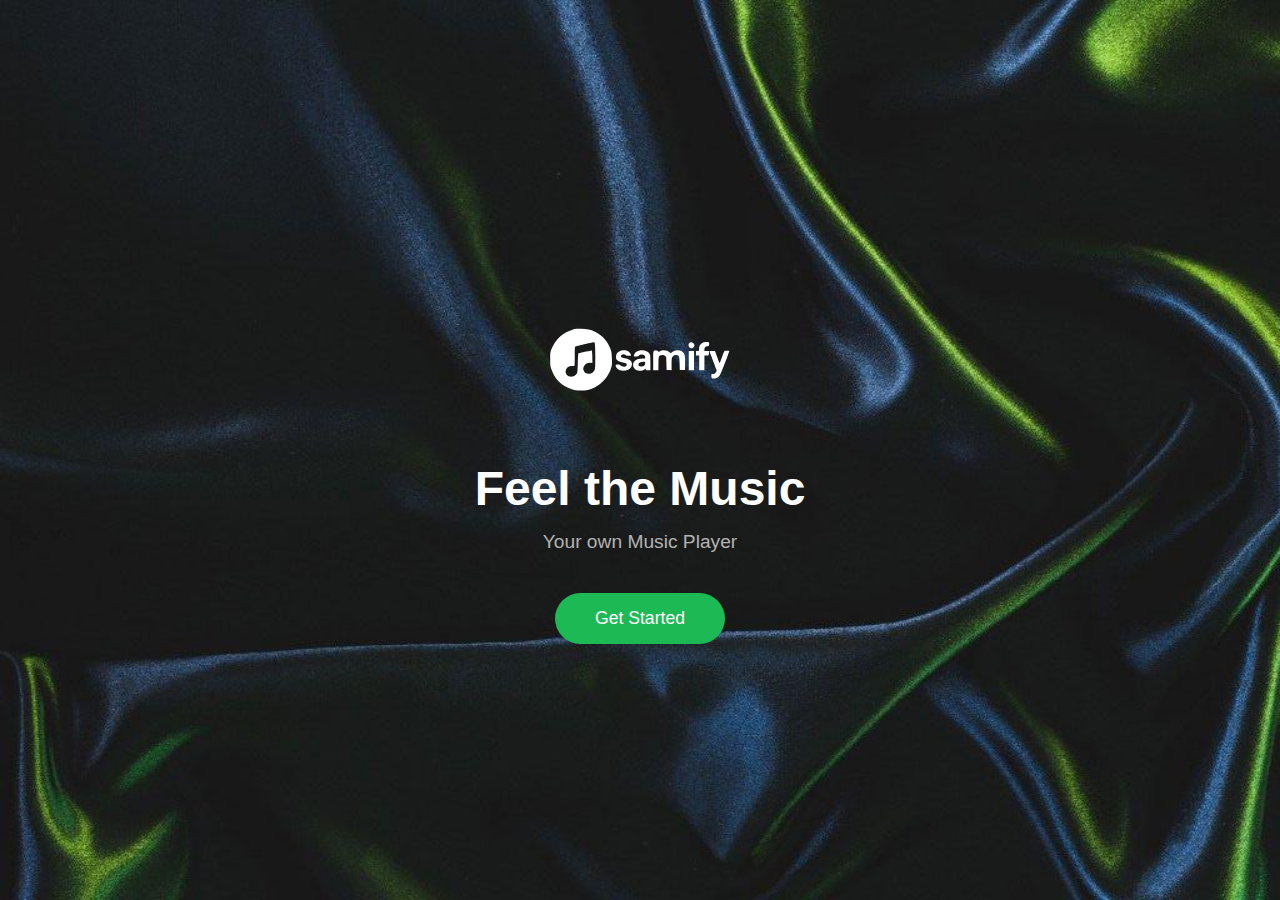
<file: index.html>
<!DOCTYPE html>
<html lang="en">
<head>
  <meta charset="UTF-8">
  <link rel="icon" type="icon" href="icon.png">
  <title>Samify - Web Player: Music for everyone</title>
  <style>
    * {
      margin: 0;
      padding: 0;
      box-sizing: border-box;
      font-family: 'Segoe UI', Tahoma, Geneva, Verdana, sans-serif;
    }

    body {
      background: url(bg.jpg);
      background-size: cover;
      background-repeat: no-repeat;
      color: #ffffff;
      min-height: 100vh;
      display: flex;
      justify-content: center;
      align-items: center;
      text-align: center;
      padding: 20px;
    }

    .container {
      max-width: 600px;
      width: 100%;
    }

    .logo {
      display: flex;
      justify-content: center;
      align-items: center;
      margin-bottom: 4px;
    }

    .logo img {
      width: 500px;
      height: 200px;
    }

    h2 {
      font-size: 3rem;
      font-weight: 700;
      margin-bottom: 15px;
    }

    p {
      font-size: 1.2rem;
      color: #b3b3b3;
      margin-bottom: 40px;
    }

    .btn {
      display: inline-block;
      background-color: #1db954;
      color: #ffffff;
      padding: 15px 40px;
      border-radius: 50px;
      text-decoration: none;
      font-size: 1.1rem;
      font-weight: 500;
      transition: background-color 0.3s ease;
    }
    .invert{
    filter: invert(1);
}


    .btn:hover {
      background-color: #1ed760;
    }

    @media (max-width: 500px) {
      .logo img {
        width: 100px;
        height: 100px;
      }

      h2 {
        font-size: 2rem;
      }

      p {
        font-size: 1rem;
      }

      .btn {
        font-size: 1rem;
        padding: 12px 30px;
      }
    }
  </style>
</head>
<body>
  <div class="container">
    <div class="logo">
      <img class="invert"  src="img/logo.svg" alt="Samify Logo">
    </div>
    <h2>Feel the Music</h2>
    <p>Your own Music Player</p>
    <a href="main.html" target="_blank" class="btn">Get Started</a>
  </div>
</body>
</html>
</file>
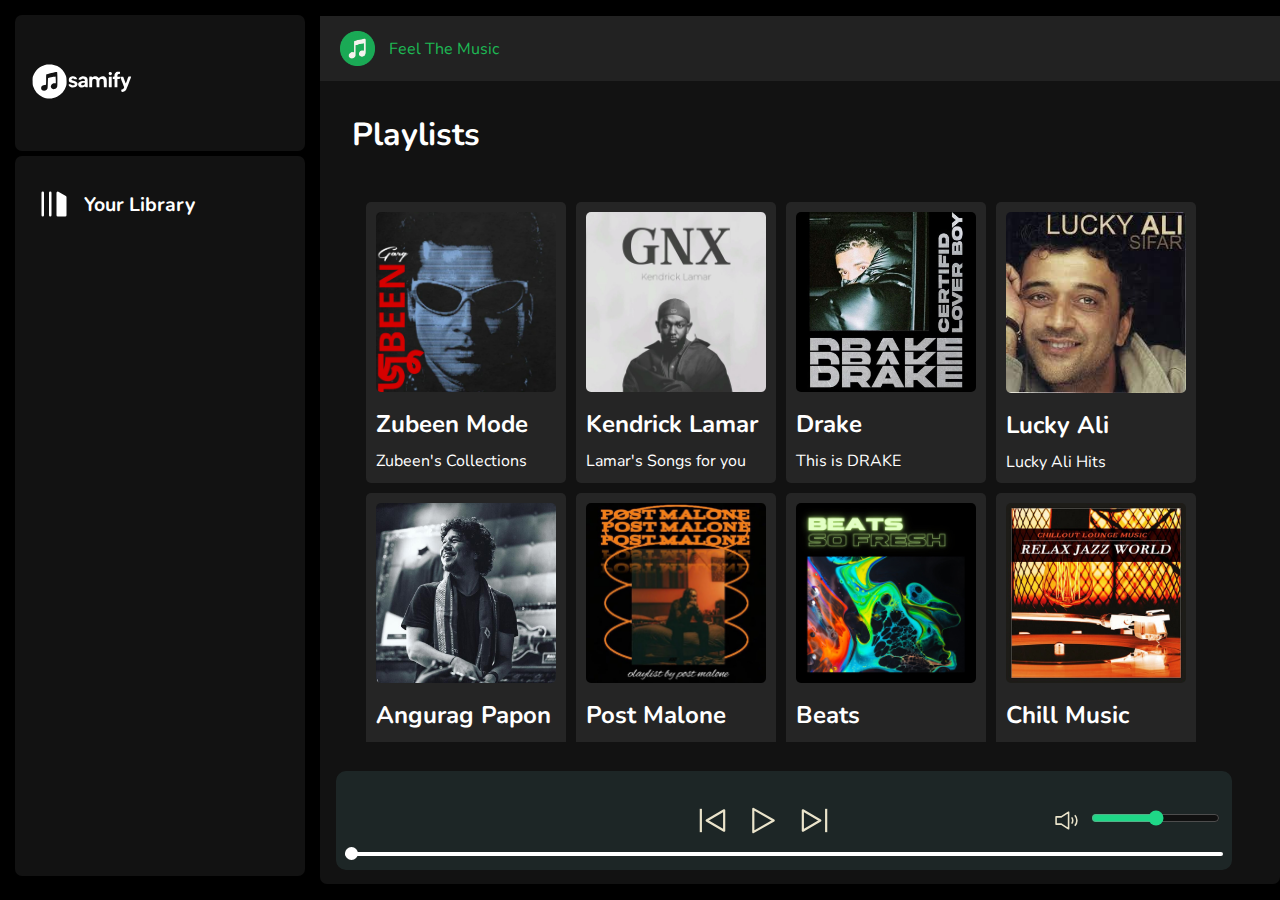
<file: Index.html>
<!DOCTYPE html>
<html lang="en">

<head>
    <meta charset="UTF-8">
    <meta name="viewport" content="width=device-width, initial-scale=1.0">
    <link rel="icon" type="icon" href="icon.png">
    <link rel="stylesheet" href="css/style.css">
    <link rel="stylesheet" href="css/utility.css">
    <title>Samify - Web Player: Music for everyone</title>
</head>

<body>
    <div class="container flex bg-black">
        <div class="left">
            <div class="close">
                <img width="30" class="invert" src="img/close.svg" alt="">
            </div>
            <div class="home bg-grey rounded m-1 p-1" style="padding-left: 4%;">

                <div class="logo"><img width="110" class="invert" src="img/logo.svg" alt="">
                </div>
            </div>

          



            <div class="library bg-grey rounded m-1 p-1">
                <div class="heading">
                    <img class="invert" src="img/playlist.svg" alt="">
                    <h2>
                        Your Library
                    </h2>
                </div>
                <h2 class="playlistTitle" style="padding-left: 12px; font-size: 16px; color: #1db954;"></h2>
                <div class="songList">

                    <ul>

                    </ul>
                </div>

            </div>


        </div>
        <div class="right bg-grey rounded">
            <div class="header">
                <div class="nav">
                    <div class="hamburgerContainer">
                        <img width="40" class="invert hamburger" src="img/hamburger.svg" alt="">
                        <img style="height: 35px;" src="icon.png" alt=""><p style="color:  #1db954;">Feel The Music</p>
                    </div>
                </div>
               
            </div>
            <div class="musicPlaylists">
                <h1>Playlists</h1>
                <div class="cardContainer">  </div>
                <div class="playbar">
                    <div class="seekbar">
                        <div class="circle">

                        </div>
                    </div>
                    <div class="abovebar">


                        <div class="songinfo">

                        </div>
                        <div class="songbuttons">
                            <img width="35" id="previous" src="img/prevsong.svg" alt="">
                            <img width="35" id="play" src="img/play.svg" alt="">
                            <img width="35" id="next" src="img/nextsong.svg" alt="">
                        </div>
                        <div class="timevol">

                       
                        <div class="songtime">

                        </div>
                        <div class="volume">
                            <img width="25" src="img/volume.svg" alt="">
                            <div class="range">
                                <input type="range" name="volume" id="">
                            </div>
                        </div>
                    </div>
                    </div>
                </div>
            </div>
        </div>
    </div>
    <script src="js/script.js"></script>
</body>

</html>
</file>
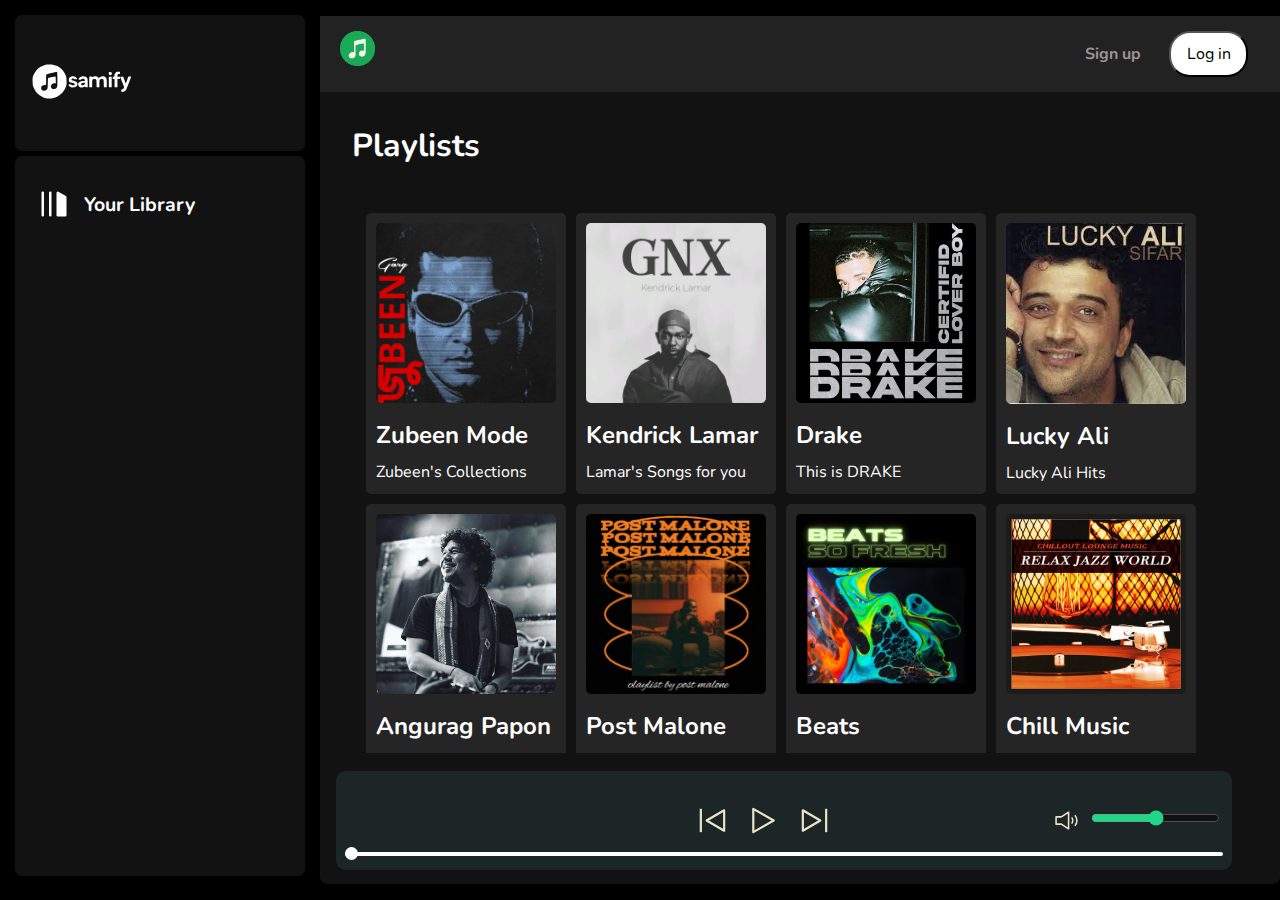
<file: main.html>
<!DOCTYPE html>
<html lang="en">

<head>
    <meta charset="UTF-8">
    <meta name="viewport" content="width=device-width, initial-scale=1.0">
    <link rel="icon" type="icon" href="icon.png">
    <link rel="stylesheet" href="css/style.css">
    <link rel="stylesheet" href="css/utility.css">
    <title>Samify - Web Player: Music for everyone</title>
</head>

<body>
    <div class="container flex bg-black">
        <div class="left">
            <div class="close">
                <img width="30" class="invert" src="img/close.svg" alt="">
            </div>
            <div class="home bg-grey rounded m-1 p-1" style="padding-left: 4%;">

                <div class="logo"><img width="110" class="invert" src="img/logo.svg" alt="">
                </div>
            </div>

          



            <div class="library bg-grey rounded m-1 p-1">
                <div class="heading">
                    <img class="invert" src="img/playlist.svg" alt="">
                    <h2>
                        Your Library
                    </h2>
                </div>

                <div class="songList">

                    <ul>

                    </ul>
                </div>

            </div>


        </div>
        <div class="right bg-grey rounded">
            <div class="header">
                <div class="nav">
                    <div class="hamburgerContainer">
                        <img width="40" class="invert hamburger" src="img/hamburger.svg" alt="">
                        <img style="height: 35px;" src="icon.png" alt="">
                    </div>
                </div>
                <div class="buttons">
                    <button class="signupbtn">Sign up</button>
                    <button class="loginbtn">Log in</button>
                </div>
            </div>
            <div class="musicPlaylists">
                <h1>Playlists</h1>
                <div class="cardContainer">  </div>
                <div class="playbar">
                    <div class="seekbar">
                        <div class="circle">

                        </div>
                    </div>
                    <div class="abovebar">


                        <div class="songinfo">

                        </div>
                        <div class="songbuttons">
                            <img width="35" id="previous" src="img/prevsong.svg" alt="">
                            <img width="35" id="play" src="img/play.svg" alt="">
                            <img width="35" id="next" src="img/nextsong.svg" alt="">
                        </div>
                        <div class="timevol">

                       
                        <div class="songtime">

                        </div>
                        <div class="volume">
                            <img width="25" src="img/volume.svg" alt="">
                            <div class="range">
                                <input type="range" name="volume" id="">
                            </div>
                        </div>
                    </div>
                    </div>
                </div>
            </div>
        </div>
    </div>
    <script src="js/script.js"></script>
</body>

</html>
</file>
<file: css/style.css>
@import url('https://fonts.googleapis.com/css2?family=Nunito:wght@400;700&display=swap');

:root {
    --a: 0;
}

* {
    margin: 0;
    padding: 0;
    font-family: 'Nunito', sans-serif;
    box-sizing: border-box;
}

body {
    background-color: black;
    color: white;
}

.close {
    display: none;
}

.left {
    width: 25vw;
    padding: 10px;
    height: 100vh;
    overflow-y: auto;
}

.right {
    width: 75vw;
    margin: 16px 0;
    position: relative;
}

.home ul li {
    display: flex;
    gap: 15px;
    width: 14px;
    list-style: none;
    padding-top: 14px;
    font-weight: bold;
}

.heading {
    display: flex;
    gap: 15px;
    width: 100%;
    padding-top: 14px;
    padding: 23px 14px;
    font-weight: bold;
    align-items: center;
    font-size: 13px;
}

.heading img {
    width: 30px;
}

.library {
    min-height: 80vh;
    position: relative;
    overflow-y: auto;
}

.header {
    display: flex;
    justify-content: space-between;
    background-color: rgb(34 34 34);
    padding: 15px 20px;
}

.header > * {
    padding: 0;
}

.musicPlaylists {
    padding: 16px;
}

.musicPlaylists h1 {
    padding: 16px;
}

.cardContainer {
    margin: 30px;
    display: flex;
    gap: 10px;
    flex-wrap: wrap;
    overflow-y: auto;
    max-height: 60vh;
    justify-content: flex-start;
}

.card {
    width: 200px;
    padding: 10px;
    border-radius: 5px;
    background-color: #252525;
    position: relative;
    transition: all 0.3s ease;
}

.card:hover {
    background-color: rgb(105, 103, 103);
    cursor: pointer;
    --a: 1;
}

.card img {
    width: 100%;
    object-fit: cover;
    border-radius: 5px;
}

.card h2,
.card p {
    padding-top: 10px;
    color: white;
}

.play {
    width: 38px;
    height: 38px;
    background-color: #1fdf64;
    border-radius: 50%;
    padding: 4px;
    display: flex;
    align-items: center;
    justify-content: center;
    position: absolute;
    bottom: 88px;
    right: 17px;
    opacity: var(--a, 0);
    transition: all 0.3s ease-out;
}

.card.playing {
    background-color: #1fdf64;
    color: black;
}

.card.playing h2,
.card.playing p {
    color: black !important;
}

.card.playing .play {
    display: none;
}

.buttons > * {
    margin: 0 12px;
}

.signupbtn {
    background-color: rgb(34 34 34);
    color: rgb(156, 148, 148);
    font-weight: bold;
    border: none;
    outline: none;
    cursor: pointer;
    font-size: 16px;
}

.signupbtn:hover {
    font-size: 17px;
    color: white;
}

.loginbtn {
    background-color: white;
    border-radius: 21px;
    color: black;
    padding: 10px;
    width: 79px;
    cursor: pointer;
    font-size: 16px;
}

.loginbtn:hover {
    font-weight: bold;
    font-size: 17px;
}

.playbar {
    display: flex;
    justify-content: center;
    align-items: center;
    position: fixed;
    bottom: 30px;
    filter: invert(1);
    background: #e2d9d9;
    border-radius: 10px;
    width: 70vw;
    padding: 12px;
    min-height: 40px;
}

.songbuttons {
    display: flex;
    justify-content: center;
    gap: 16px;
}

.songList {
    height: 544px;
    overflow: auto;
    margin-bottom: 44px;
}

.hamburger {
    display: none;
    cursor: pointer;
}

.hamburgerContainer {
    display: flex;
    justify-content: center;
    align-items: center;
    gap: 14px;
}

.songList ul {
    padding: 0 12px;
}

.songList ul li {
    list-style-type: decimal;
    display: flex;
    justify-content: space-between;
    gap: 12px;
    cursor: pointer;
    padding: 12px 13px;
    border: 1px solid rgba(146, 143, 143, 0.491);
    margin: 12px 0;
    border-radius: 5px;
}

.songList .info {
    font-size: 13px;
    width: 344px;
}

.info div {
    word-break: break-word;
}

.playnow {
    display: flex;
    justify-content: center;
    align-items: center;
}

.playnow span {
    font-size: 15px;
    width: 64px;
    padding: 12px;
}

.seekbar {
    height: 4px;
    width: 98%;
    background: black;
    border-radius: 10px;
    position: absolute;
    bottom: 8px;
    margin: 6px;
    cursor: pointer;
}

.circle {
    width: 13px;
    height: 13px;
    border-radius: 50%;
    background-color: black;
    position: relative;
    bottom: 5px;
    left: 0%;
    transition: left 0.5s;
}

.songbuttons img {
    cursor: pointer;
}

.timevol {
    display: flex;
    justify-content: space-evenly;
    align-items: center;
}

.songinfo {
    color: black;
    padding: 0 12px;
    width: 250px;
}

.songtime {
    width: 125px;
    color: black;
    padding: 0 12px;
}

.volume {
    display: flex;
    justify-content: center;
    align-items: center;
    gap: 12px;
    cursor: pointer;
}

.range input {
    cursor: pointer;
    accent-color: rgb(224, 40, 120);
}

.abovebar {
    display: flex;
    justify-content: space-between;
    margin: 20px 0;
    width: 100%;
}

/* Responsive Rules */
@media (max-width: 1200px) {
    body {
        padding-top: 60px;
    }

    .header {
        position: fixed;
        top: 0;
        left: 0;
        width: 100%;
        z-index: 1000;
        padding: 10px 20px;
    }

    .left {
        position: fixed;
        left: -130%;
        transition: all 0.3s;
        z-index: 1;
        width: 373px;
        background-color: black;
        height: calc(100vh - 60px);
        top: 60px;
        padding: 0;
        overflow-y: auto;
    }

    .right {
        width: 100vw;
        margin: 0;
    }

    .library {
        height: calc(100vh - 160px);
        overflow-y: auto;
    }

    .musicPlaylists {
        margin-top: 0;
        padding: 10px;
    }

    .songinfo,
    .songtime {
        width: auto;
    }

    .left .close {
        position: absolute;
        right: 31px;
        top: 25px;
        width: 29px;
    }

    .timevol {
        flex-direction: column;
        gap: 13px;
    }

    .playbar {
        width: calc(100vw - 75px);
        right: 35px;
    }

    .seekbar {
        width: calc(100vw - 120px);
    }

    .hamburger {
        display: block;
    }

    .card {
        width: 55vw;
    }

    .cardContainer {
        margin: 0;
        justify-content: center;
        max-height: none;
        overflow-y: visible;
        margin-bottom: 20px;
    }

    .abovebar {
        flex-direction: column;
        gap: 23px;
        align-items: center;
    }

    .close {
        display: block;
    }
}

@media (max-width: 500px) {
    body {
        padding-top: 50px;
    }

    .header {
        padding: 10px;
    }

    .left {
        top: 50px;
        height: calc(100vh - 50px);
        width: 100vw;
    }

    .library {
        height: calc(100vh - 140px);
    }

    .card {
        width: 100%;
    }

    .header > * {
        padding: 0;
    }

    .buttons > * {
        margin: 0 6px;
    }

    .musicPlaylists h1 {
        padding: 4px;
    }

    .library {
        height: 85vh;
    }
}

/*Added to highlight current song playing */
.songList ul li.playing {
    background-color: #1fdf64;
 
}

.songList ul li.playing .info div {
    color: black;
}
</file>
<file: css/utility.css>
.border{
    border: 2px solid  red;
    margin: 3px;
}

.flex{
    display: flex;
}

.justify-center{
    justify-content: center;
}

.items-center{
    align-items: center;
}

.bg-black{
    background-color: black;
    color: white;
}

.invert{
    filter: invert(1);
}

.bg-grey{
    background-color: #121212;
}

.rounded{
    border-radius: 7px;
}

.m-1{
    margin: 5px;
}

.p-1{
    padding: 10px;
}


/* For Webkit browsers (e.g., Chrome, Safari) */
::-webkit-scrollbar {
    width: 12px;
  }
  
  ::-webkit-scrollbar-thumb {
    background-color: #333; /* Dark color for the thumb */
    border-radius: 6px;
  }
  
  ::-webkit-scrollbar-track {
    background-color: #222; /* Dark color for the track */
  }
  
  /* For Firefox */
  scrollbar-color: #333 #222; /* Dark color for the thumb and track in Firefox */
</file>
